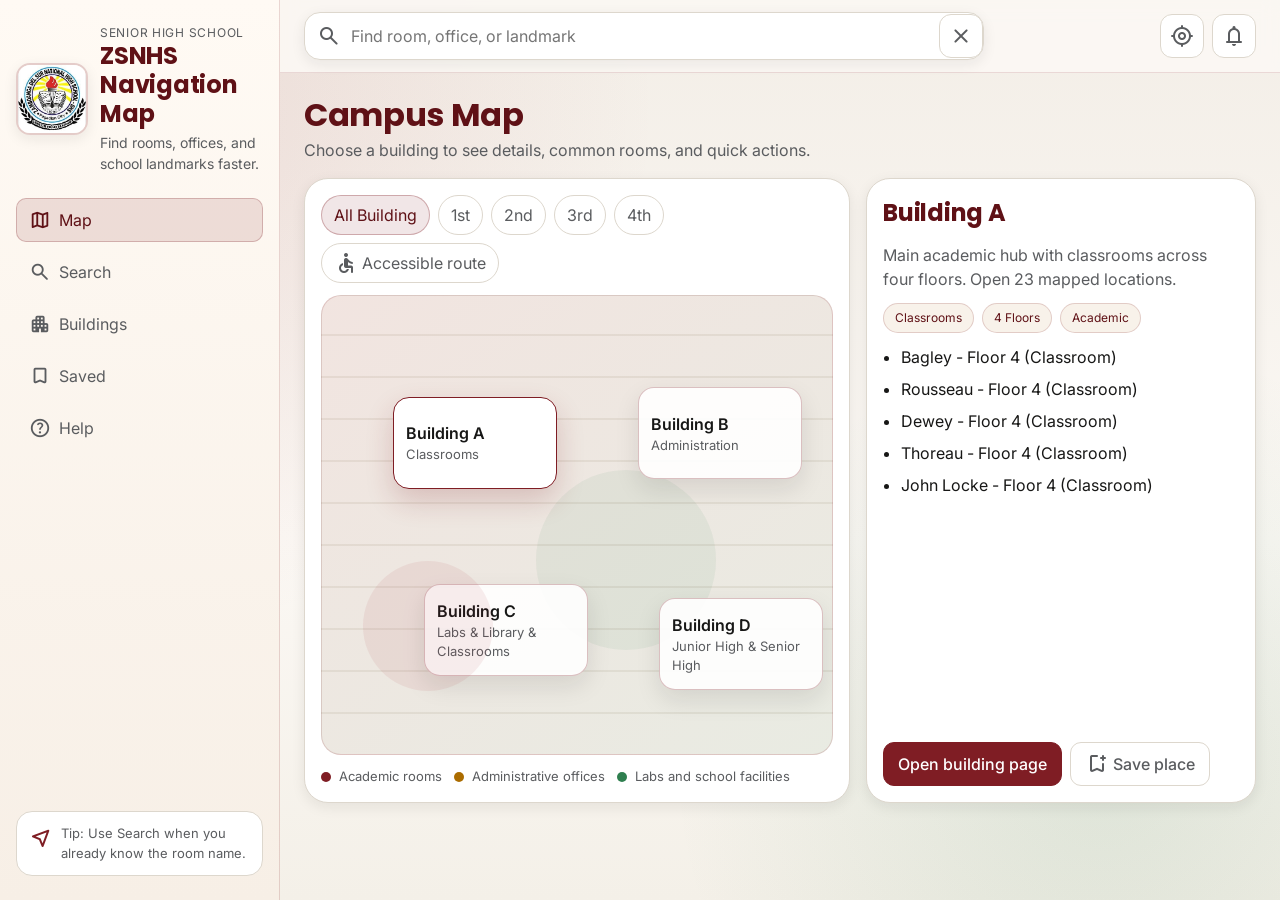
<file: index.html>
<!doctype html>
<html lang="en">

<head>
  <meta charset="utf-8" />
  <meta name="viewport" content="width=device-width,initial-scale=1" />
  <title>Navigation Map - ZSNHS-SHS</title>
  <link rel="preconnect" href="https://fonts.googleapis.com">
  <link rel="preconnect" href="https://fonts.gstatic.com" crossorigin>
  <link
    href="https://fonts.googleapis.com/css2?family=Inter:wght@400;500;600;700&family=Poppins:wght@600;700&display=swap"
    rel="stylesheet">
  <link
    href="https://fonts.googleapis.com/css2?family=Material+Symbols+Rounded:opsz,wght,FILL,GRAD@20..48,400,0,0"
    rel="stylesheet" />
  <link rel="stylesheet" href="styles.css">
</head>

<body>
  <div class="app-shell">
    <aside class="sidebar" aria-label="Primary navigation">
      <div class="brand-wrap">
        <img class="logo" src="images/LOGO.jpg" alt="ZSNHS logo" />
        <div>
          <p class="eyebrow">Senior High School</p>
          <h1 class="brand-title">ZSNHS Navigation Map</h1>
          <p class="brand-subtitle">Find rooms, offices, and school landmarks faster.</p>
        </div>
      </div>

      <nav class="primary-nav">
        <button class="nav-link is-active" type="button" data-panel="map" aria-controls="panel-map" aria-current="page">
          <span class="material-symbols-rounded" aria-hidden="true">map</span>
          <span>Map</span>
        </button>
        <button class="nav-link" type="button" data-panel="search" aria-controls="panel-search">
          <span class="material-symbols-rounded" aria-hidden="true">search</span>
          <span>Search</span>
        </button>
        <button class="nav-link" type="button" data-panel="buildings" aria-controls="panel-buildings">
          <span class="material-symbols-rounded" aria-hidden="true">apartment</span>
          <span>Buildings</span>
        </button>
        <button class="nav-link" type="button" data-panel="saved" aria-controls="panel-saved">
          <span class="material-symbols-rounded" aria-hidden="true">bookmark</span>
          <span>Saved</span>
        </button>
        <button class="nav-link" type="button" data-panel="help" aria-controls="panel-help">
          <span class="material-symbols-rounded" aria-hidden="true">help</span>
          <span>Help</span>
        </button>
      </nav>

      <div class="sidebar-note" role="status" aria-live="polite">
        <span class="material-symbols-rounded" aria-hidden="true">near_me</span>
        <p>Tip: Use Search when you already know the room name.</p>
      </div>
    </aside>

    <div class="workspace">
      <header class="topbar">
        <form class="search-bar" id="search-form" role="search" autocomplete="off">
          <span class="material-symbols-rounded" aria-hidden="true">search</span>
          <label class="sr-only" for="global-search">Search for rooms or landmarks</label>
          <input id="global-search" type="search" placeholder="Find room, office, or landmark" />
          <button class="icon-btn" id="clear-search" type="button" aria-label="Clear search">
            <span class="material-symbols-rounded" aria-hidden="true">close</span>
          </button>
        </form>
        <div class="topbar-actions">
          <button class="icon-btn" id="locate-btn" type="button" aria-label="Show your location">
            <span class="material-symbols-rounded" aria-hidden="true">my_location</span>
          </button>
          <button class="icon-btn" id="notifications-btn" type="button" aria-label="Campus updates">
            <span class="material-symbols-rounded" aria-hidden="true">notifications</span>
          </button>
        </div>
      </header>

      <main class="panel-wrap">
        <section class="panel is-active" id="panel-map" data-panel="map">
          <div class="panel-head">
            <div>
              <h2>Campus Map</h2>
              <p>Choose a building to see details, common rooms, and quick actions.</p>
            </div>
          </div>

          <div class="map-layout">
            <section class="map-card" aria-label="Interactive map overview">
              <div class="map-toolbar">
                <div class="chip-group" role="tablist" aria-label="Floor view">
                  <button class="chip is-active" type="button" data-floor="all">All Building</button>
                  <button class="chip" type="button" data-floor="1">1st</button>
                  <button class="chip" type="button" data-floor="2">2nd</button>
                  <button class="chip" type="button" data-floor="3">3rd</button>
                  <button class="chip" type="button" data-floor="4">4th</button>
                </div>
                <button class="chip" id="toggle-accessible" type="button" aria-pressed="false">
                  <span class="material-symbols-rounded" aria-hidden="true">accessible</span>
                  Accessible route
                </button>
              </div>

              <div class="campus-map" id="campus-map" aria-label="Campus map">
                <button class="map-node" type="button" data-building="A" style="--x:14%; --y:22%;">
                  <span class="node-name">Building A</span>
                  <span class="node-meta">Classrooms</span>
                </button>
                <button class="map-node" type="button" data-building="B" style="--x:62%; --y:20%;">
                  <span class="node-name">Building B</span>
                  <span class="node-meta">Administration</span>
                </button>
                <button class="map-node" type="button" data-building="C" style="--x:20%; --y:63%;">
                  <span class="node-name">Building C</span>
                  <span class="node-meta">Labs & Library & Classrooms</span>
                </button>
                <button class="map-node" type="button" data-building="D" style="--x:66%; --y:66%;">
                  <span class="node-name">Building D</span>
                  <span class="node-meta">Junior High & Senior High</span>
                </button>
              </div>

              <div class="map-legend" aria-label="Map legend">
                <p><span class="dot dot-academic"></span>Academic rooms</p>
                <p><span class="dot dot-admin"></span>Administrative offices</p>
                <p><span class="dot dot-facility"></span>Labs and school facilities</p>
              </div>
            </section>

            <aside class="detail-card" id="selection-card" aria-live="polite">
              <h3 id="selection-title">Select a building</h3>
              <p id="selection-description">Start with a map marker, search result, or building card.</p>
              <div class="detail-tags" id="selection-tags"></div>
              <ul class="detail-list" id="selection-list"></ul>
              <div class="detail-actions">
                <a class="btn btn-primary" id="open-building" href="#">Open building page</a>
                <button class="btn btn-secondary" id="save-place" type="button">
                  <span class="material-symbols-rounded" aria-hidden="true">bookmark_add</span>
                  Save place
                </button>
              </div>
            </aside>
          </div>
        </section>

        <section class="panel" id="panel-search" data-panel="search" aria-hidden="true">
          <div class="panel-head">
            <div>
              <h2>Search & Filters</h2>
              <p>Filter by building, floor, type, and accessibility to narrow results quickly.</p>
            </div>
          </div>

          <div class="search-grid">
            <div class="filters-card">
              <div class="field">
                <label for="filter-type">Type</label>
                <select id="filter-type">
                  <option value="all">All types</option>
                  <option value="Classroom">Classrooms</option>
                  <option value="Office">Offices</option>
                  <option value="Lab">Laboratories</option>
                  <option value="Facility">Facilities</option>
                </select>
              </div>
              <div class="field">
                <label for="filter-building">Building</label>
                <select id="filter-building">
                  <option value="all">All buildings</option>
                  <option value="A">Building A</option>
                  <option value="B">Building B</option>
                  <option value="C">Building C</option>
                  <option value="D">Building D</option>
                </select>
              </div>
              <div class="field">
                <label for="filter-floor">Floor</label>
                <select id="filter-floor">
                  <option value="all">All floors</option>
                  <option value="1">1st Floor</option>
                  <option value="2">2nd Floor</option>
                  <option value="3">3rd Floor</option>
                  <option value="4">4th Floor</option>
                </select>
              </div>
              <label class="check-field" for="filter-accessible">
                <input id="filter-accessible" type="checkbox" />
                Accessible only
              </label>
            </div>

            <div class="results-card">
              <ul id="search-results" class="results-list" aria-live="polite"></ul>
              <p id="search-empty" class="empty-state" hidden>No matching room found. Try fewer filters.</p>
            </div>
          </div>
        </section>

        <section class="panel" id="panel-buildings" data-panel="buildings" aria-hidden="true">
          <div class="panel-head">
            <div>
              <h2>Buildings</h2>
              <p>Browse each building with quick links to room directories.</p>
            </div>
          </div>

          <div class="buildings-grid" id="buildings-grid">
            <article class="building-card" data-building="A">
              <img src="images/A/B-A.jpg" alt="Building A exterior" />
              <div class="building-content">
                <h3>Building A</h3>
                <p>Academic rooms and lecture spaces across 4 floors.</p>
                <div class="building-meta">
                  <span class="pill">Classrooms</span>
                  <span class="pill">4 Floors</span>
                </div>
                <div class="building-actions">
                  <a class="btn btn-primary" href="BUILDING A/index.html">Open</a>
                  <button class="btn btn-secondary view-on-map" type="button" data-building="A">View on map</button>
                </div>
              </div>
            </article>

            <article class="building-card" data-building="B">
              <img src="images/B/B-B.jpg" alt="Building B exterior" />
              <div class="building-content">
                <h3>Building B</h3>
                <p>Administration area with registrar, finance, and principal offices.</p>
                <div class="building-meta">
                  <span class="pill">Office</span>
                  <span class="pill">2 Floors</span>
                </div>
                <div class="building-actions">
                  <a class="btn btn-primary" href="BUILDING B/index.html">Open</a>
                  <button class="btn btn-secondary view-on-map" type="button" data-building="B">View on map</button>
                </div>
              </div>
            </article>

            <article class="building-card" data-building="C">
              <img src="images/C/B-C.jpg" alt="Building C exterior" />
              <div class="building-content">
                <h3>Building C</h3>
                <p>Science labs, computer rooms, clinic, and library spaces.</p>
                <div class="building-meta">
                  <span class="pill">Labs</span>
                  <span class="pill">Library</span>
                </div>
                <div class="building-actions">
                  <a class="btn btn-primary" href="BUILDING C/index.html">Open</a>
                  <button class="btn btn-secondary view-on-map" type="button" data-building="C">View on map</button>
                </div>
              </div>
            </article>

            <article class="building-card" data-building="D">
              <img src="images/D/B-D.jpg" alt="Building D exterior" />
              <div class="building-content">
                <h3>Building D</h3>
                <p>Junior High classrooms and additional learning rooms.</p>
                <div class="building-meta">
                  <span class="pill">Classrooms</span>
                  <span class="pill">Mixed Floors</span>
                </div>
                <div class="building-actions">
                  <a class="btn btn-primary" href="BUILDING D/index.html">Open</a>
                  <button class="btn btn-secondary view-on-map" type="button" data-building="D">View on map</button>
                </div>
              </div>
            </article>
          </div>
        </section>

        <section class="panel" id="panel-saved" data-panel="saved" aria-hidden="true">
          <div class="panel-head">
            <div>
              <h2>Saved Places</h2>
              <p>Your bookmarked locations for faster return visits.</p>
            </div>
          </div>

          <div class="saved-card">
            <ul id="saved-list" class="saved-list"></ul>
            <p id="saved-empty" class="empty-state">No saved places yet. Save from the map detail card.</p>
          </div>
        </section>

        <section class="panel" id="panel-help" data-panel="help" aria-hidden="true">
          <div class="panel-head">
            <div>
              <h2>Help</h2>
              <p>Quick guide for first-time visitors and accessibility support.</p>
            </div>
          </div>

          <div class="help-grid">
            <article class="help-card">
              <h3><span class="material-symbols-rounded" aria-hidden="true">explore</span> Orientation</h3>
              <p>Start with the map markers, then open building details for room-level information.</p>
            </article>
            <article class="help-card">
              <h3><span class="material-symbols-rounded" aria-hidden="true">route</span> Routing</h3>
              <p>Use Search to jump directly to a room, then switch to Map for directional context.</p>
            </article>
            <article class="help-card">
              <h3><span class="material-symbols-rounded" aria-hidden="true">accessible</span> Accessibility</h3>
              <p>Enable accessible filtering to prioritize paths and locations with easier access.</p>
            </article>
          </div>
        </section>
      </main>
    </div>

    <nav class="mobile-nav" aria-label="Mobile navigation">
      <button class="mobile-link is-active" type="button" data-panel="map">
        <span class="material-symbols-rounded" aria-hidden="true">map</span>
        <span>Map</span>
      </button>
      <button class="mobile-link" type="button" data-panel="search">
        <span class="material-symbols-rounded" aria-hidden="true">search</span>
        <span>Search</span>
      </button>
      <button class="mobile-link" type="button" data-panel="buildings">
        <span class="material-symbols-rounded" aria-hidden="true">apartment</span>
        <span>Buildings</span>
      </button>
      <button class="mobile-link" type="button" data-panel="saved">
        <span class="material-symbols-rounded" aria-hidden="true">bookmark</span>
        <span>Saved</span>
      </button>
      <button class="mobile-link" type="button" data-panel="help">
        <span class="material-symbols-rounded" aria-hidden="true">help</span>
        <span>Help</span>
      </button>
    </nav>
  </div>

  <div class="toast" id="app-toast" role="status" aria-live="polite" hidden></div>

  <script src="script.js"></script>
</body>

</html>
</file>
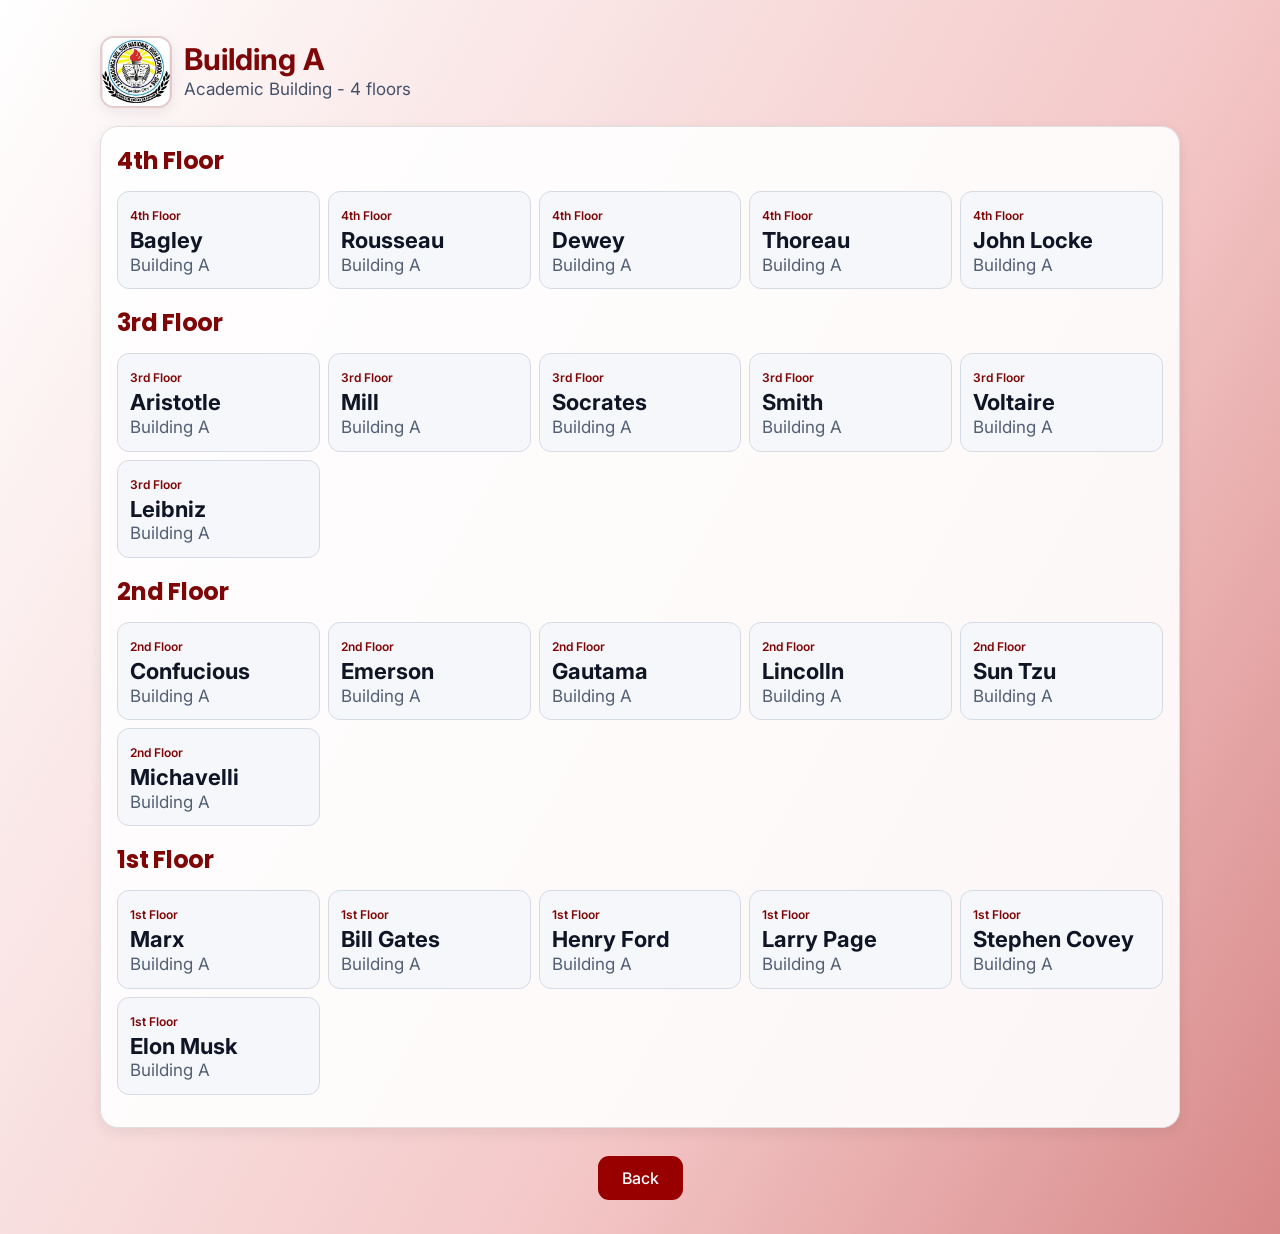
<file: BUILDING A/index.html>
<!doctype html>
<html lang="en">
<head>
  <meta charset="utf-8" />
  <meta name="viewport" content="width=device-width,initial-scale=1" />
  <title>Building A</title>
  <link rel="preconnect" href="https://fonts.googleapis.com">
  <link rel="preconnect" href="https://fonts.gstatic.com" crossorigin>
  <link href="https://fonts.googleapis.com/css2?family=Inter:wght@400;500;600;700&family=Poppins:wght@600;700&display=swap" rel="stylesheet">
  <link href="https://fonts.googleapis.com/css2?family=Material+Symbols+Rounded:opsz,wght,FILL,GRAD@20..48,400,0,0" rel="stylesheet" />
  <link rel="stylesheet" href="../styles.css">
</head>
<body class="building-directory-page">
  <div class="container">
    <!-- buildingData will be used by script.js to render rooms -->
  </div>
  <a id="back" class="btn" href="../index.html">Back</a>

  <script>
    window.buildingData = {
      id: 'Building A',
      name: 'Building A',
      subtitle: 'Academic Building - 4 floors',
      floors: [
        {label:'4th Floor', name:'4th Floor', rooms:['Bagley','Rousseau','Dewey','Thoreau','John Locke']},
        {label:'3rd Floor', name:'3rd Floor', rooms:['Aristotle','Mill','Socrates','Smith','Voltaire','Leibniz']},
        {label:'2nd Floor', name:'2nd Floor', rooms:['Confucious','Emerson','Gautama','Lincolln','Sun Tzu','Michavelli']},
        {label:'1st Floor', name:'1st Floor', rooms:['Marx','Bill Gates','Henry Ford','Larry Page','Stephen Covey','Elon Musk']}
      ]
    };
  </script>
  <script src="../script.js"></script>
</body>
</html>
</file>
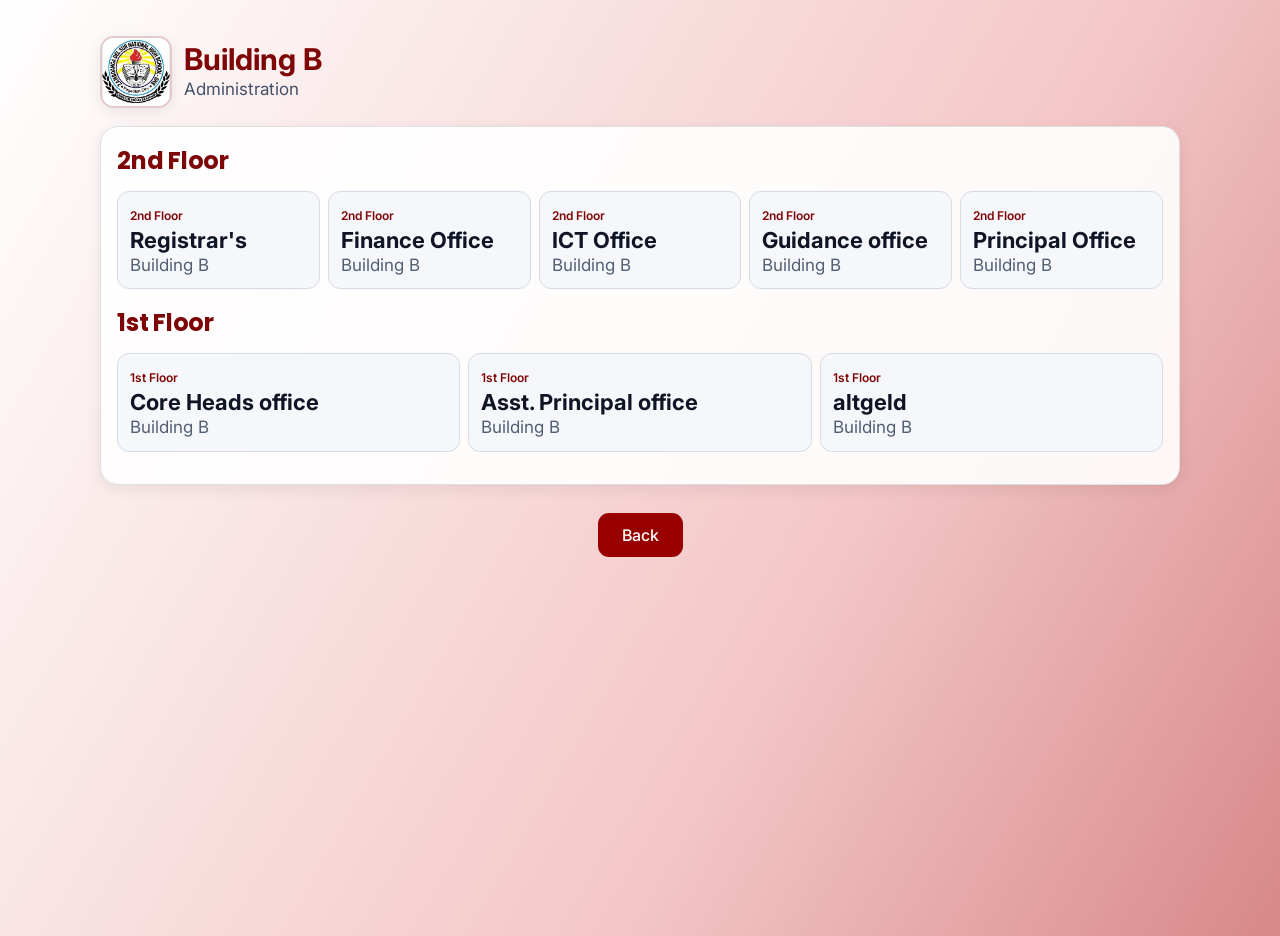
<file: BUILDING B/index.html>
<!doctype html>
<html lang="en">
<head>
  <meta charset="utf-8" />
  <meta name="viewport" content="width=device-width,initial-scale=1" />
  <title>Building B</title>
  <link rel="preconnect" href="https://fonts.googleapis.com">
  <link rel="preconnect" href="https://fonts.gstatic.com" crossorigin>
  <link href="https://fonts.googleapis.com/css2?family=Inter:wght@400;500;600;700&family=Poppins:wght@600;700&display=swap" rel="stylesheet">
  <link href="https://fonts.googleapis.com/css2?family=Material+Symbols+Rounded:opsz,wght,FILL,GRAD@20..48,400,0,0" rel="stylesheet" />
  <link rel="stylesheet" href="../styles.css">
</head>
<body class="building-directory-page">
  <div class="container"></div>
  <a id="back" class="btn" href="../index.html">Back</a>
  <script>
    window.buildingData = {
      id:'Building B',
      name:'Building B',
      subtitle:'Administration',
      floors:[
        {label:'2nd Floor', name:'2nd Floor', rooms:["Registrar's","Finance Office","ICT Office","Guidance office","Principal Office"]},
        {label:'1st Floor', name:'1st Floor', rooms:['Core Heads office','Asst. Principal office','altgeld']}
      ]
    };
  </script>
  <script src="../script.js"></script>
</body>
</html>
</file>
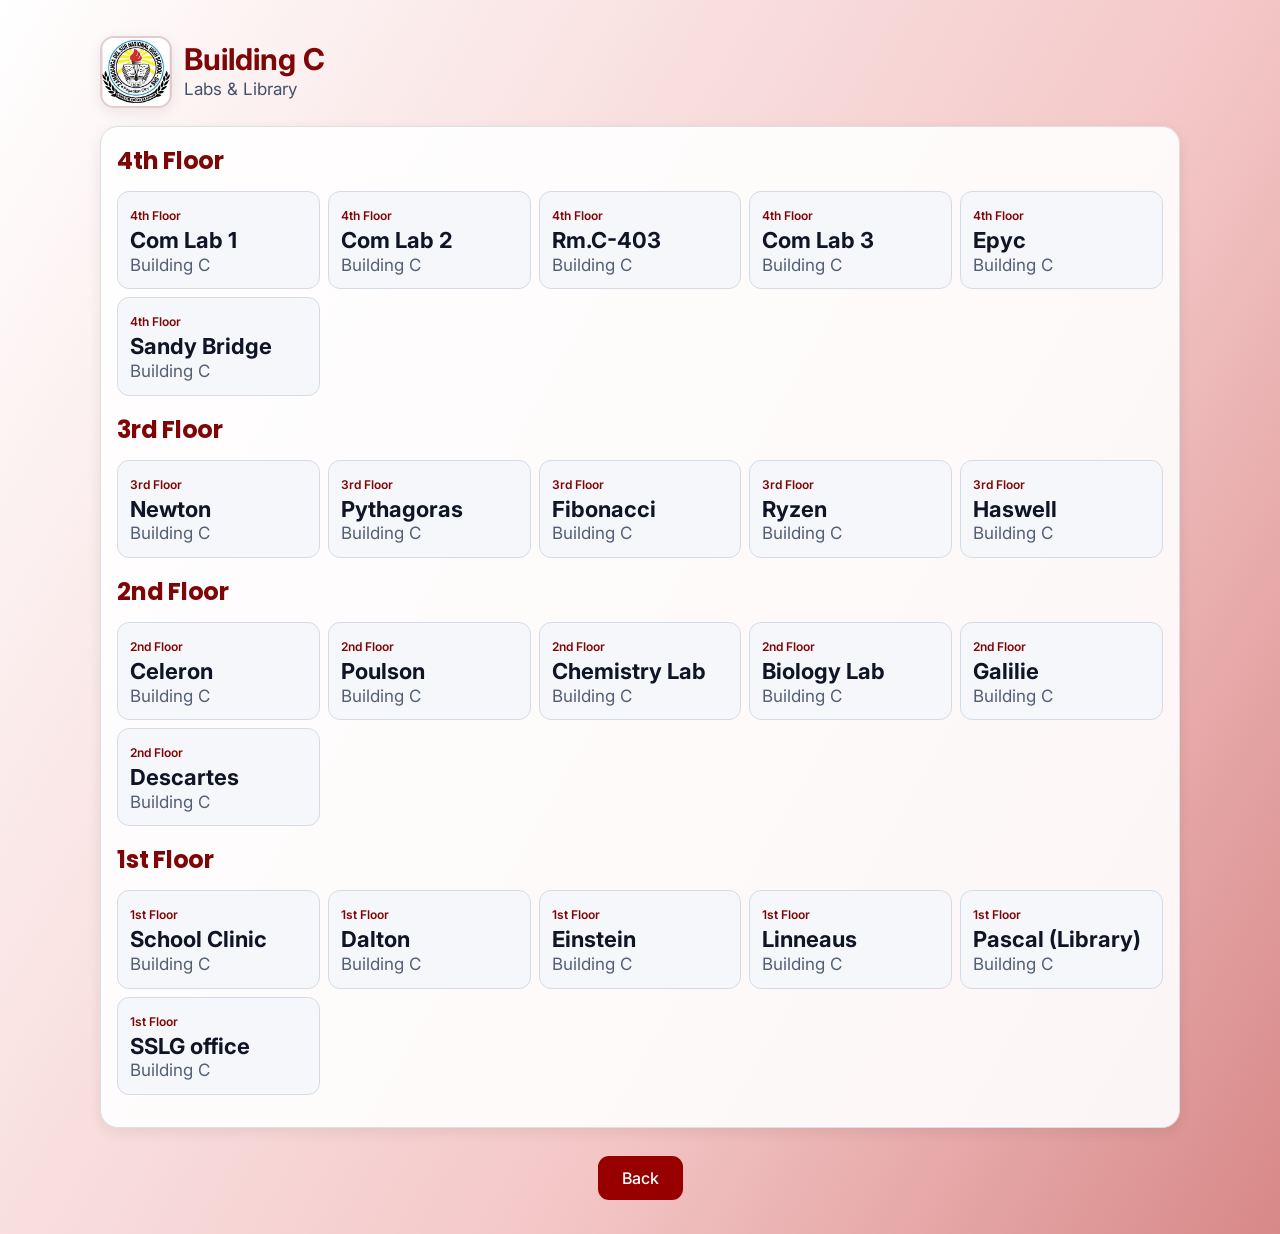
<file: BUILDING C/index.html>
<!doctype html>
<html lang="en">
<head>
  <meta charset="utf-8" />
  <meta name="viewport" content="width=device-width,initial-scale=1" />
  <title>Building C</title>
  <link rel="preconnect" href="https://fonts.googleapis.com">
  <link rel="preconnect" href="https://fonts.gstatic.com" crossorigin>
  <link href="https://fonts.googleapis.com/css2?family=Inter:wght@400;500;600;700&family=Poppins:wght@600;700&display=swap" rel="stylesheet">
  <link href="https://fonts.googleapis.com/css2?family=Material+Symbols+Rounded:opsz,wght,FILL,GRAD@20..48,400,0,0" rel="stylesheet" />
  <link rel="stylesheet" href="../styles.css">
</head>
<body class="building-directory-page">
  <div class="container"></div>
  <a id="back" class="btn" href="../index.html">Back</a>
  <script>
    window.buildingData = {
      id:'Building C',
      name:'Building C',
      subtitle:'Labs & Library',
      floors:[
        {label:'4th Floor', name:'4th Floor', rooms:['Com Lab 1', 'Com Lab 2', 'Rm.C-403', 'Com Lab 3', 'Epyc','Sandy Bridge']},
        {label:'3rd Floor', name:'3rd Floor', rooms:['Newton','Pythagoras','Fibonacci','Ryzen','Haswell']},
        {label:'2nd Floor', name:'2nd Floor', rooms:['Celeron','Poulson','Chemistry Lab','Biology Lab','Galilie','Descartes']},
        {label:'1st Floor', name:'1st Floor', rooms:['School Clinic','Dalton','Einstein','Linneaus','Pascal (Library)','SSLG office']}
      ]
    };
  </script>
  <script src="../script.js"></script>
</body>
</html>
</file>
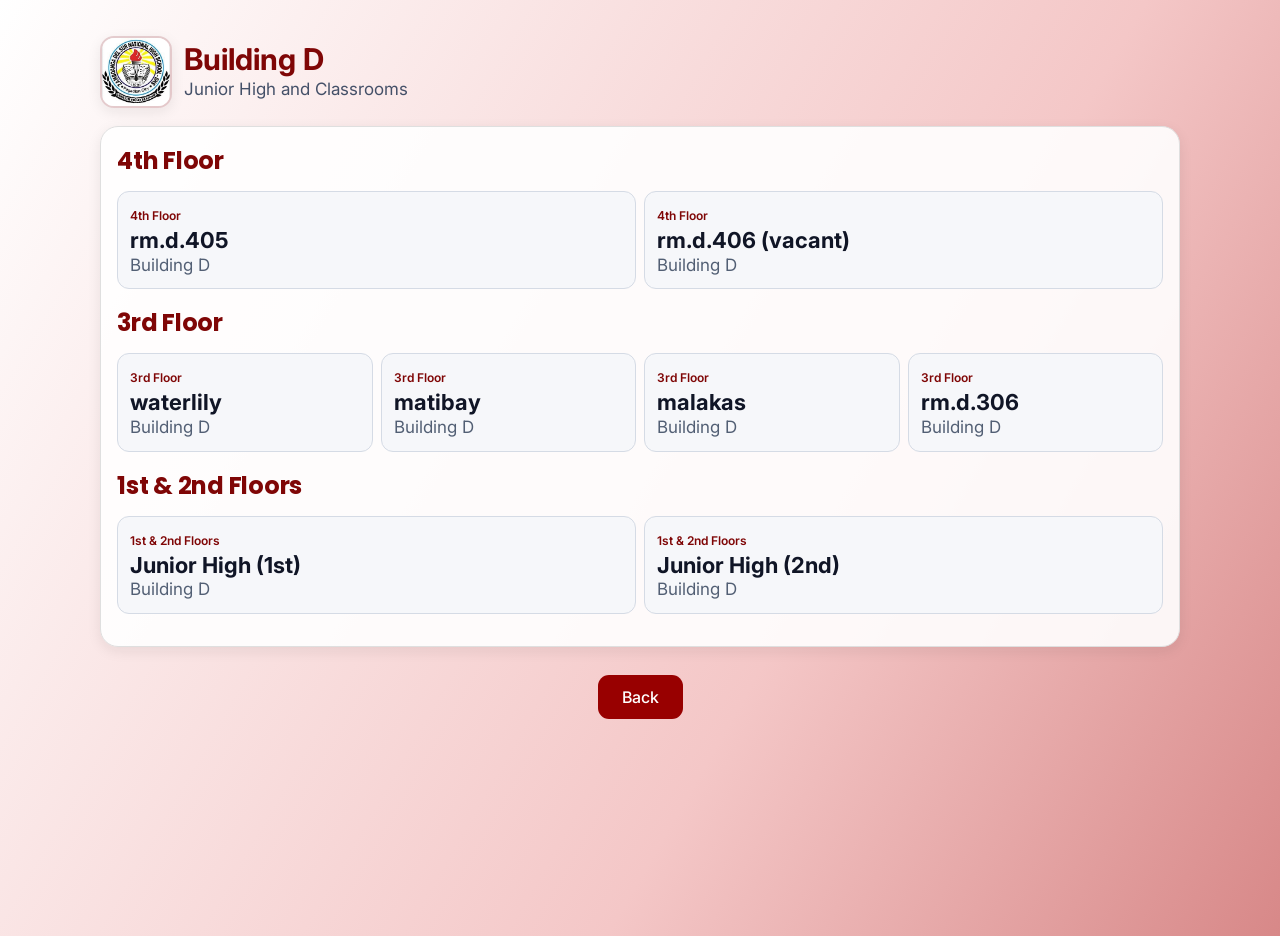
<file: BUILDING D/index.html>
<!doctype html>
<html lang="en">
<head>
  <meta charset="utf-8" />
  <meta name="viewport" content="width=device-width,initial-scale=1" />
  <title>Building D</title>
  <link rel="preconnect" href="https://fonts.googleapis.com">
  <link rel="preconnect" href="https://fonts.gstatic.com" crossorigin>
  <link href="https://fonts.googleapis.com/css2?family=Inter:wght@400;500;600;700&family=Poppins:wght@600;700&display=swap" rel="stylesheet">
  <link href="https://fonts.googleapis.com/css2?family=Material+Symbols+Rounded:opsz,wght,FILL,GRAD@20..48,400,0,0" rel="stylesheet" />
  <link rel="stylesheet" href="../styles.css">
</head>
<body class="building-directory-page">
  <div class="container"></div>
  <a id="back" class="btn" href="../index.html">Back</a>
  <script>
    window.buildingData = {
      id:'Building D',
      name:'Building D',
      subtitle:'Junior High and Classrooms',
      floors:[
        {label:'4th Floor', name:'4th Floor', rooms:['rm.d.405','rm.d.406 (vacant)']},
        {label:'3rd Floor', name:'3rd Floor', rooms:['waterlily','matibay','malakas','rm.d.306']},
        {label:'1st & 2nd Floors', name:'1st & 2nd Floors', rooms:['Junior High (1st)','Junior High (2nd)']}
      ]
    };
  </script>
  <script src="../script.js"></script>
</body>
</html>
</file>
<file: styles.css>
:root {
    --primary-700: #5f1116;
    --primary-600: #7f1d24;
    --primary-500: #9f2a32;
    --surface: #fffdf9;
    --surface-soft: #f7f2eb;
    --ink: #171716;
    --ink-soft: #5a5c5f;
    --border: #ddd7cd;
    --success: #2f7f4f;
    --warning: #ab6c00;
    --danger: #a23c32;
    --focus: #0a66c2;
    --radius-sm: 10px;
    --radius-md: 16px;
    --radius-lg: 24px;
    --shadow-sm: 0 4px 14px rgba(23, 23, 22, 0.08);
    --shadow-md: 0 12px 32px rgba(23, 23, 22, 0.12);
    --space-1: 4px;
    --space-2: 8px;
    --space-3: 12px;
    --space-4: 16px;
    --space-5: 24px;
    --space-6: 32px;
    --space-7: 48px;
}

* {
    box-sizing: border-box;
}

html,
body {
    margin: 0;
    min-height: 100%;
}

body {
    font-family: Inter, "Segoe UI", Arial, sans-serif;
    color: var(--ink);
    background:
        radial-gradient(circle at 10% 12%, rgba(159, 42, 50, 0.1), transparent 38%),
        radial-gradient(circle at 86% 85%, rgba(47, 127, 79, 0.12), transparent 32%),
        linear-gradient(180deg, #f3eee7, #fbf8f4 60%, #f4f0e8);
    line-height: 1.5;
}

h1,
h2,
h3,
h4,
h5,
h6 {
    margin: 0;
    font-family: Poppins, "Segoe UI", Arial, sans-serif;
    letter-spacing: -0.01em;
}

p {
    margin: 0;
}

a {
    color: inherit;
    text-decoration: none;
}

button,
input,
select {
    font: inherit;
}

.material-symbols-rounded {
    font-variation-settings:
        "FILL" 0,
        "wght" 400,
        "GRAD" 0,
        "opsz" 24;
}

.sr-only {
    position: absolute;
    width: 1px;
    height: 1px;
    margin: -1px;
    border: 0;
    padding: 0;
    clip: rect(0 0 0 0);
    overflow: hidden;
}

/* Home app layout */
.app-shell {
    min-height: 100vh;
    display: grid;
    grid-template-columns: 280px 1fr;
}

.sidebar {
    border-right: 1px solid rgba(127, 29, 36, 0.16);
    background: linear-gradient(180deg, #fffaf4, #f7efe6);
    padding: var(--space-5) var(--space-4);
    display: flex;
    flex-direction: column;
    gap: var(--space-5);
}

.brand-wrap {
    display: grid;
    grid-template-columns: auto 1fr;
    gap: var(--space-3);
    align-items: center;
}

.logo {
    width: 72px;
    height: 72px;
    object-fit: cover;
    border-radius: 14px;
    border: 2px solid rgba(127, 29, 36, 0.2);
    box-shadow: var(--shadow-sm);
}

.eyebrow {
    font-size: 12px;
    color: var(--ink-soft);
    text-transform: uppercase;
    letter-spacing: 0.06em;
}

.brand-title {
    font-size: 24px;
    line-height: 1.2;
    color: var(--primary-700);
}

.brand-subtitle {
    color: var(--ink-soft);
    font-size: 14px;
    margin-top: var(--space-1);
}

.primary-nav {
    display: flex;
    flex-direction: column;
    gap: var(--space-2);
}

.nav-link,
.mobile-link {
    border: 1px solid transparent;
    border-radius: var(--radius-sm);
    background: transparent;
    color: var(--ink-soft);
    display: inline-flex;
    align-items: center;
    gap: var(--space-2);
    min-height: 44px;
    padding: 0 var(--space-3);
    cursor: pointer;
    transition: background-color 160ms ease, color 160ms ease, border-color 160ms ease, transform 160ms ease;
}

.nav-link .material-symbols-rounded,
.mobile-link .material-symbols-rounded {
    font-size: 22px;
}

.nav-link:hover,
.mobile-link:hover {
    transform: translateY(-1px);
    background: #fdf6ee;
    color: var(--ink);
}

.nav-link.is-active,
.mobile-link.is-active {
    background: rgba(127, 29, 36, 0.12);
    color: var(--primary-700);
    border-color: rgba(127, 29, 36, 0.24);
}

.sidebar-note {
    margin-top: auto;
    border-radius: var(--radius-md);
    background: #fff;
    border: 1px solid var(--border);
    padding: var(--space-3);
    display: flex;
    align-items: flex-start;
    gap: var(--space-2);
    color: var(--ink-soft);
    font-size: 13px;
}

.sidebar-note .material-symbols-rounded {
    color: var(--primary-600);
    margin-top: 2px;
}

.workspace {
    display: flex;
    flex-direction: column;
    min-width: 0;
}

.topbar {
    position: sticky;
    top: 0;
    z-index: 20;
    background: rgba(251, 248, 244, 0.92);
    backdrop-filter: blur(8px);
    border-bottom: 1px solid rgba(127, 29, 36, 0.14);
    padding: var(--space-3) var(--space-5);
    display: flex;
    justify-content: space-between;
    align-items: center;
    gap: var(--space-3);
}

.search-bar {
    flex: 1;
    max-width: 680px;
    display: grid;
    grid-template-columns: auto 1fr auto;
    align-items: center;
    gap: var(--space-2);
    border: 1px solid var(--border);
    border-radius: var(--radius-md);
    background: #fff;
    min-height: 48px;
    padding-left: var(--space-3);
    box-shadow: var(--shadow-sm);
}

.search-bar .material-symbols-rounded {
    color: var(--ink-soft);
}

.search-bar input {
    border: 0;
    outline: 0;
    width: 100%;
    min-height: 44px;
    background: transparent;
}

.icon-btn {
    display: inline-grid;
    place-items: center;
    min-width: 44px;
    min-height: 44px;
    border-radius: 12px;
    border: 1px solid var(--border);
    background: #fff;
    color: var(--ink-soft);
    cursor: pointer;
    transition: background-color 160ms ease, color 160ms ease, border-color 160ms ease;
}

.icon-btn:hover {
    background: #fdf4ea;
    color: var(--primary-700);
    border-color: rgba(127, 29, 36, 0.24);
}

.topbar-actions {
    display: flex;
    align-items: center;
    gap: var(--space-2);
}

.panel-wrap {
    padding: var(--space-5);
}

.panel {
    display: none;
    animation: fadeUp 220ms ease;
}

.panel.is-active {
    display: block;
}

@keyframes fadeUp {
    from {
        opacity: 0;
        transform: translateY(8px);
    }

    to {
        opacity: 1;
        transform: translateY(0);
    }
}

.panel-head {
    margin-bottom: var(--space-4);
}

.panel-head h2 {
    color: var(--primary-700);
    font-size: 32px;
    line-height: 1.15;
}

.panel-head p {
    color: var(--ink-soft);
    margin-top: var(--space-1);
}

.map-layout {
    display: grid;
    grid-template-columns: minmax(500px, 1.4fr) minmax(280px, 1fr);
    gap: var(--space-4);
}

.map-card,
.detail-card,
.filters-card,
.results-card,
.saved-card,
.help-card,
.building-card {
    background: #fff;
    border: 1px solid var(--border);
    border-radius: var(--radius-lg);
    box-shadow: var(--shadow-sm);
}

.map-card {
    padding: var(--space-4);
}

.map-toolbar {
    display: flex;
    justify-content: space-between;
    align-items: center;
    gap: var(--space-2);
    margin-bottom: var(--space-3);
    flex-wrap: wrap;
}

.chip-group {
    display: flex;
    flex-wrap: wrap;
    gap: var(--space-2);
}

.chip {
    display: inline-flex;
    align-items: center;
    gap: var(--space-1);
    min-height: 40px;
    border-radius: 999px;
    border: 1px solid var(--border);
    background: #fff;
    color: var(--ink-soft);
    padding: 0 var(--space-3);
    cursor: pointer;
}

.chip.is-active,
.chip[aria-pressed="true"] {
    border-color: rgba(127, 29, 36, 0.3);
    background: rgba(127, 29, 36, 0.11);
    color: var(--primary-700);
}

.campus-map {
    position: relative;
    min-height: 460px;
    border: 1px solid rgba(127, 29, 36, 0.16);
    border-radius: 20px;
    overflow: hidden;
    background:
        linear-gradient(145deg, rgba(159, 42, 50, 0.08), rgba(47, 127, 79, 0.08)),
        repeating-linear-gradient(0deg, rgba(255, 255, 255, 0.4) 0, rgba(255, 255, 255, 0.4) 40px, rgba(0, 0, 0, 0.03) 40px, rgba(0, 0, 0, 0.03) 42px),
        #f4ede4;
}

.campus-map::before,
.campus-map::after {
    content: "";
    position: absolute;
    border-radius: 999px;
    opacity: 0.55;
}

.campus-map::before {
    width: 180px;
    height: 180px;
    background: rgba(47, 127, 79, 0.12);
    left: 42%;
    top: 38%;
}

.campus-map::after {
    width: 130px;
    height: 130px;
    background: rgba(159, 42, 50, 0.14);
    left: 8%;
    top: 58%;
}

.map-node {
    position: absolute;
    left: var(--x);
    top: var(--y);
    width: 164px;
    min-height: 92px;
    text-align: left;
    border-radius: 16px;
    border: 1px solid rgba(127, 29, 36, 0.28);
    background: rgba(255, 255, 255, 0.9);
    color: var(--ink);
    padding: var(--space-2) var(--space-3);
    box-shadow: 0 10px 24px rgba(23, 23, 22, 0.1);
    cursor: pointer;
    transition: transform 170ms ease, border-color 170ms ease, box-shadow 170ms ease;
}

.map-node:hover {
    transform: translateY(-3px);
    border-color: var(--primary-600);
}

.map-node.is-selected {
    border-color: var(--primary-600);
    box-shadow: 0 12px 28px rgba(127, 29, 36, 0.2);
    background: #fff;
}

.map-node.is-muted {
    opacity: 0.45;
    box-shadow: none;
}

.node-name {
    display: block;
    font-weight: 600;
    font-size: 16px;
}

.node-meta {
    display: block;
    font-size: 13px;
    color: var(--ink-soft);
}

.map-legend {
    margin-top: var(--space-3);
    display: flex;
    flex-wrap: wrap;
    gap: var(--space-3);
    color: var(--ink-soft);
    font-size: 13px;
}

.map-legend p {
    display: inline-flex;
    align-items: center;
    gap: var(--space-2);
}

.dot {
    width: 10px;
    height: 10px;
    border-radius: 999px;
    display: inline-block;
}

.dot-academic {
    background: var(--primary-600);
}

.dot-admin {
    background: var(--warning);
}

.dot-facility {
    background: var(--success);
}

.detail-card {
    padding: var(--space-4);
    display: flex;
    flex-direction: column;
    gap: var(--space-3);
}

.detail-card h3 {
    font-size: 24px;
    color: var(--primary-700);
}

.detail-card p {
    color: var(--ink-soft);
}

.detail-tags {
    display: flex;
    flex-wrap: wrap;
    gap: var(--space-2);
}

.detail-tag {
    border-radius: 999px;
    padding: 5px 11px;
    font-size: 12px;
    background: #f8f2ea;
    border: 1px solid rgba(127, 29, 36, 0.18);
    color: var(--primary-700);
}

.detail-list {
    margin: 0;
    padding-left: 18px;
    display: grid;
    gap: var(--space-2);
    color: var(--ink);
}

.detail-actions,
.building-actions {
    display: flex;
    flex-wrap: wrap;
    gap: var(--space-2);
    margin-top: auto;
}

.btn {
    min-height: 44px;
    border-radius: 11px;
    border: 1px solid var(--primary-600);
    display: inline-flex;
    align-items: center;
    justify-content: center;
    gap: var(--space-1);
    padding: 0 14px;
    font-weight: 500;
    cursor: pointer;
    background: var(--primary-600);
    color: #fff;
}

.btn-primary {
    background: var(--primary-600);
    color: #fff;
    border-color: var(--primary-600);
}

.btn-primary:hover {
    background: var(--primary-700);
    border-color: var(--primary-700);
}

.btn-secondary {
    background: #fff;
    color: var(--ink-soft);
    border-color: var(--border);
}

.btn-secondary:hover {
    border-color: rgba(127, 29, 36, 0.3);
    color: var(--primary-700);
    background: #fdf4ea;
}

.search-grid {
    display: grid;
    grid-template-columns: minmax(260px, 320px) 1fr;
    gap: var(--space-4);
}

.filters-card,
.results-card,
.saved-card {
    padding: var(--space-4);
}

.field {
    display: grid;
    gap: var(--space-1);
    margin-bottom: var(--space-3);
}

.field label {
    font-weight: 500;
    color: var(--ink-soft);
}

.field select,
.field input {
    min-height: 44px;
    border-radius: 10px;
    border: 1px solid var(--border);
    background: #fff;
    padding: 0 var(--space-2);
}

.check-field {
    display: inline-flex;
    gap: var(--space-2);
    align-items: center;
    color: var(--ink-soft);
    min-height: 44px;
}

.results-list,
.saved-list {
    list-style: none;
    margin: 0;
    padding: 0;
    display: grid;
    gap: var(--space-2);
}

.result-item,
.saved-item {
    border: 1px solid var(--border);
    border-radius: 12px;
    background: #fffdfa;
    padding: var(--space-3);
    display: flex;
    justify-content: space-between;
    align-items: center;
    gap: var(--space-2);
}

.result-main,
.saved-main {
    display: grid;
    gap: 2px;
}

.result-main strong,
.saved-main strong {
    font-size: 16px;
}

.result-meta,
.saved-meta {
    color: var(--ink-soft);
    font-size: 13px;
}

.result-actions,
.saved-actions {
    display: flex;
    gap: var(--space-2);
}

.mini-btn {
    min-height: 36px;
    border-radius: 10px;
    border: 1px solid var(--border);
    background: #fff;
    color: var(--ink-soft);
    padding: 0 var(--space-2);
    cursor: pointer;
}

.mini-btn:hover {
    border-color: rgba(127, 29, 36, 0.28);
    color: var(--primary-700);
}

.empty-state {
    border-radius: 12px;
    border: 1px dashed rgba(127, 29, 36, 0.3);
    background: #fff;
    padding: var(--space-4);
    color: var(--ink-soft);
}

.buildings-grid {
    display: grid;
    grid-template-columns: repeat(auto-fit, minmax(240px, 1fr));
    gap: var(--space-3);
}

.building-card {
    overflow: hidden;
    display: flex;
    flex-direction: column;
    transition: transform 170ms ease, box-shadow 170ms ease, border-color 170ms ease;
}

.building-card img {
    width: 100%;
    height: 180px;
    object-fit: cover;
}

.building-card:hover {
    transform: translateY(-4px);
    border-color: rgba(127, 29, 36, 0.3);
    box-shadow: var(--shadow-md);
}

.building-content {
    padding: var(--space-3);
    display: grid;
    gap: var(--space-2);
    height: 100%;
}

.building-content h3 {
    font-size: 22px;
    color: var(--primary-700);
}

.building-content p {
    color: var(--ink-soft);
}

.building-meta {
    display: flex;
    gap: var(--space-2);
    flex-wrap: wrap;
}

.pill {
    border-radius: 999px;
    border: 1px solid var(--border);
    background: #f9f2e8;
    padding: 4px 10px;
    font-size: 12px;
    color: var(--ink-soft);
}

.help-grid {
    display: grid;
    gap: var(--space-3);
    grid-template-columns: repeat(auto-fit, minmax(220px, 1fr));
}

.help-card {
    padding: var(--space-4);
    display: grid;
    gap: var(--space-2);
}

.help-card h3 {
    display: flex;
    align-items: center;
    gap: var(--space-2);
    font-size: 20px;
    color: var(--primary-700);
}

.help-card p {
    color: var(--ink-soft);
}

.mobile-nav {
    position: fixed;
    left: 0;
    right: 0;
    bottom: 0;
    z-index: 50;
    display: none;
    background: rgba(255, 250, 244, 0.95);
    border-top: 1px solid rgba(127, 29, 36, 0.16);
    backdrop-filter: blur(8px);
    padding: var(--space-1) var(--space-2) calc(var(--space-1) + env(safe-area-inset-bottom));
    grid-template-columns: repeat(5, 1fr);
    gap: var(--space-1);
}

.mobile-link {
    min-height: 58px;
    border-radius: 12px;
    display: grid;
    place-items: center;
    gap: 2px;
    font-size: 11px;
    padding: var(--space-1);
}

.mobile-link span:last-child {
    white-space: nowrap;
}

.toast {
    position: fixed;
    right: 18px;
    bottom: 18px;
    max-width: 320px;
    border-radius: 12px;
    border: 1px solid rgba(127, 29, 36, 0.28);
    background: #fff;
    color: var(--ink);
    box-shadow: var(--shadow-md);
    padding: 10px 12px;
    z-index: 80;
}

/* Shared pages (building and room views) */
.container {
    width: min(1080px, 100% - 32px);
    margin: 28px auto;
}

.header {
    display: flex;
    align-items: center;
    gap: var(--space-3);
    margin-bottom: var(--space-4);
}

.title {
    font-size: 30px;
    color: var(--primary-700);
    line-height: 1.2;
}

.room-list,
.room-detail {
    background: #fff;
    border: 1px solid var(--border);
    border-radius: var(--radius-lg);
    box-shadow: var(--shadow-sm);
}

.room-list {
    padding: var(--space-4);
}

.floor {
    margin-bottom: var(--space-4);
}

.floor h4 {
    color: var(--primary-700);
    margin: 0 0 var(--space-2) 0;
}

.room-grid {
    display: grid;
    grid-template-columns: repeat(auto-fit, minmax(170px, 1fr));
    gap: var(--space-2);
}

.room {
    border: 1px solid var(--border);
    border-radius: 12px;
    background: #fffdfa;
    padding: 10px 12px;
    min-height: 78px;
    transition: border-color 160ms ease, transform 160ms ease;
}

.room:hover {
    border-color: rgba(127, 29, 36, 0.32);
    transform: translateY(-2px);
}

.room .badge {
    display: inline-block;
    color: var(--primary-700);
    font-size: 12px;
    margin-bottom: var(--space-1);
}

.room small {
    color: var(--ink-soft);
}

.room-detail {
    padding: var(--space-4);
    display: grid;
    grid-template-columns: minmax(260px, 1fr) minmax(220px, 1fr);
    gap: var(--space-4);
}

.media-preview {
    min-height: 300px;
    border: 1px solid var(--border);
    border-radius: var(--radius-md);
    background: var(--surface-soft);
    overflow: hidden;
    display: grid;
    place-items: center;
}

.media-preview img,
.media-preview video {
    width: 100%;
    height: 100%;
    object-fit: contain;
}

.placeholder {
    color: var(--ink-soft);
    padding: var(--space-4);
    text-align: center;
}

.info {
    display: grid;
    gap: var(--space-2);
    align-content: start;
}

.kv {
    color: var(--ink-soft);
}

.actions {
    margin-top: var(--space-2);
}

#back {
    margin: 0 auto 24px;
    display: inline-flex;
}

/* Building A directory page */
.building-directory-page {
    min-height: 100vh;
    background: linear-gradient(120deg, #ffffff 0%, #f4c7c7 35%, #9a0000 100%);
    background-size: 180% 180%;
    animation: maroonShift 9s ease-in-out infinite;
}

.building-directory-page .container {
    margin-top: 36px;
}

.building-directory-page .header {
    margin-bottom: 18px;
}

.building-directory-page .title {
    color: #7f0606;
    font-size: 30px;
    font-weight: 700;
}

.building-directory-page .header div div:last-child {
    color: #445068 !important;
    font-size: 17px;
}

.building-directory-page .room-list {
    background: rgba(255, 255, 255, 0.9);
    border-color: #dfdfdf;
    border-radius: 18px;
}

.building-directory-page .floor h4 {
    color: #7f0606;
    font-size: 24px;
    margin-bottom: 12px;
}

.building-directory-page .room {
    background: #f6f7fa;
    border-color: #d5dbe5;
    border-radius: 12px;
    min-height: 92px;
}

.building-directory-page .room .badge {
    color: #7f0606;
    font-size: 12px;
    font-weight: 600;
}

.building-directory-page .room strong {
    display: block;
    font-size: 22px;
    line-height: 1.08;
    color: #101526;
}

.building-directory-page .room small {
    display: block;
    font-size: 17px;
    color: #525f74;
}

.building-directory-page #back {
    display: flex;
    width: fit-content;
    margin: 28px auto 34px;
    padding: 0 24px;
    border: 0;
    background: #980000;
}

.building-directory-page #back:hover {
    background: #7f0000;
}

@keyframes maroonShift {
    0% {
        background-position: 0% 45%;
    }

    50% {
        background-position: 100% 55%;
    }

    100% {
        background-position: 0% 45%;
    }
}

@media (max-width: 980px) {
    .building-directory-page .title {
        font-size: 26px;
    }

    .building-directory-page .header div div:last-child {
        font-size: 15px;
    }

    .building-directory-page .floor h4 {
        font-size: 21px;
    }

    .building-directory-page .room strong {
        font-size: 19px;
    }

    .building-directory-page .room small {
        font-size: 15px;
    }
}

@media (max-width: 680px) {
    .building-directory-page .title {
        font-size: 22px;
    }

    .building-directory-page .header div div:last-child {
        font-size: 13px;
    }

    .building-directory-page .floor h4 {
        font-size: 18px;
    }

    .building-directory-page .room strong {
        font-size: 16px;
    }

    .building-directory-page .room small {
        font-size: 13px;
    }
}

.gallery,
.media-item,
.hero,
.photo-bg,
.card,
.row,
.footer-links,
.link,
#pop-up {
    /* legacy classes retained for compatibility with older markup */
}

:focus-visible {
    outline: 3px solid var(--focus);
    outline-offset: 2px;
}

@media (max-width: 1180px) {
    .map-layout {
        grid-template-columns: 1fr;
    }

    .detail-card {
        min-height: 0;
    }
}

@media (max-width: 980px) {
    .app-shell {
        grid-template-columns: 1fr;
    }

    .sidebar {
        display: none;
    }

    .topbar {
        padding: var(--space-3) var(--space-3);
    }

    .panel-wrap {
        padding: var(--space-3) var(--space-3) 96px;
    }

    .panel-head h2 {
        font-size: 26px;
    }

    .mobile-nav {
        display: grid;
    }

    .search-grid {
        grid-template-columns: 1fr;
    }

    .campus-map {
        min-height: 380px;
    }

    .map-node {
        width: 140px;
        min-height: 82px;
        padding: var(--space-2);
    }

    .node-name {
        font-size: 14px;
    }

    .node-meta {
        font-size: 12px;
    }

    .room-detail {
        grid-template-columns: 1fr;
    }
}

@media (max-width: 680px) {
    .topbar {
        align-items: stretch;
        flex-direction: column;
    }

    .search-bar {
        max-width: none;
        width: 100%;
    }

    .topbar-actions {
        justify-content: flex-end;
    }

    .campus-map {
        min-height: 332px;
    }

    .map-node {
        width: 128px;
    }

    .map-legend {
        display: grid;
        gap: var(--space-2);
    }

    .container {
        width: min(1080px, 100% - 20px);
    }

    .title {
        font-size: 24px;
    }
}
</file>
